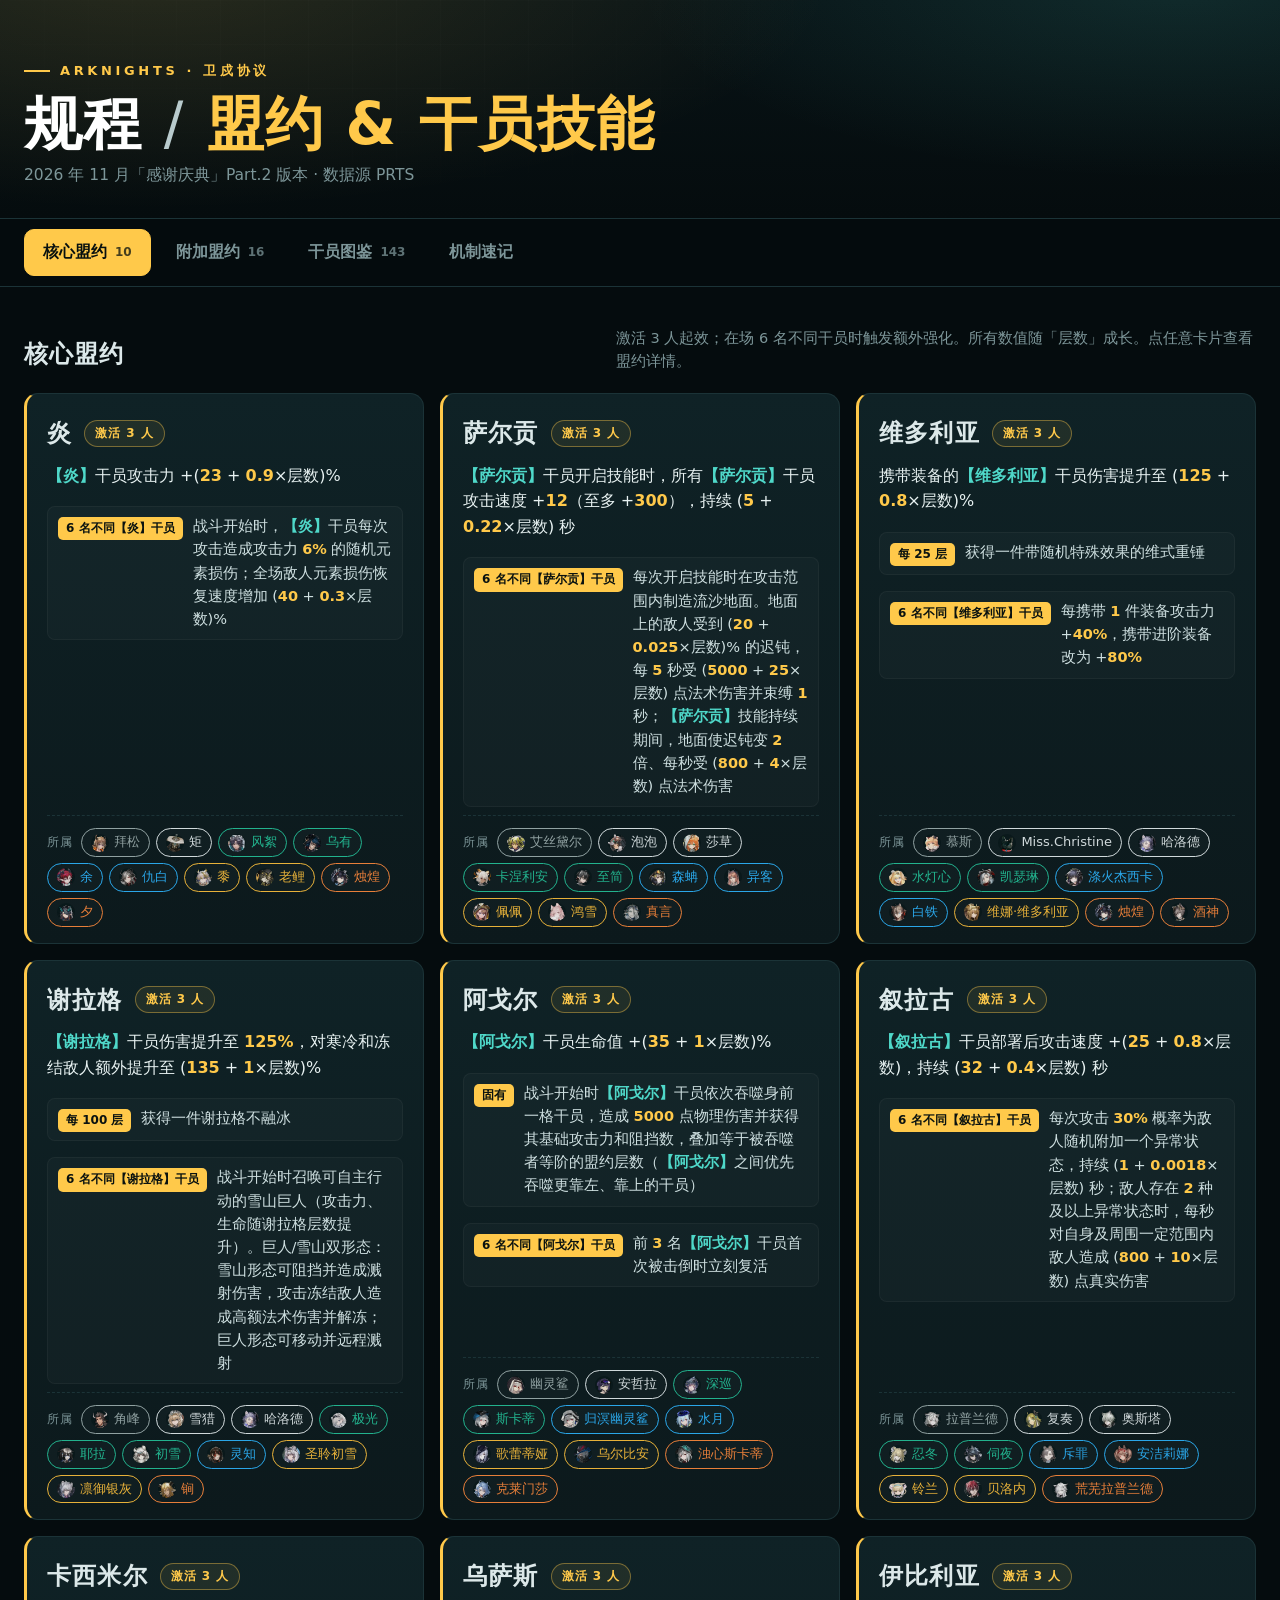
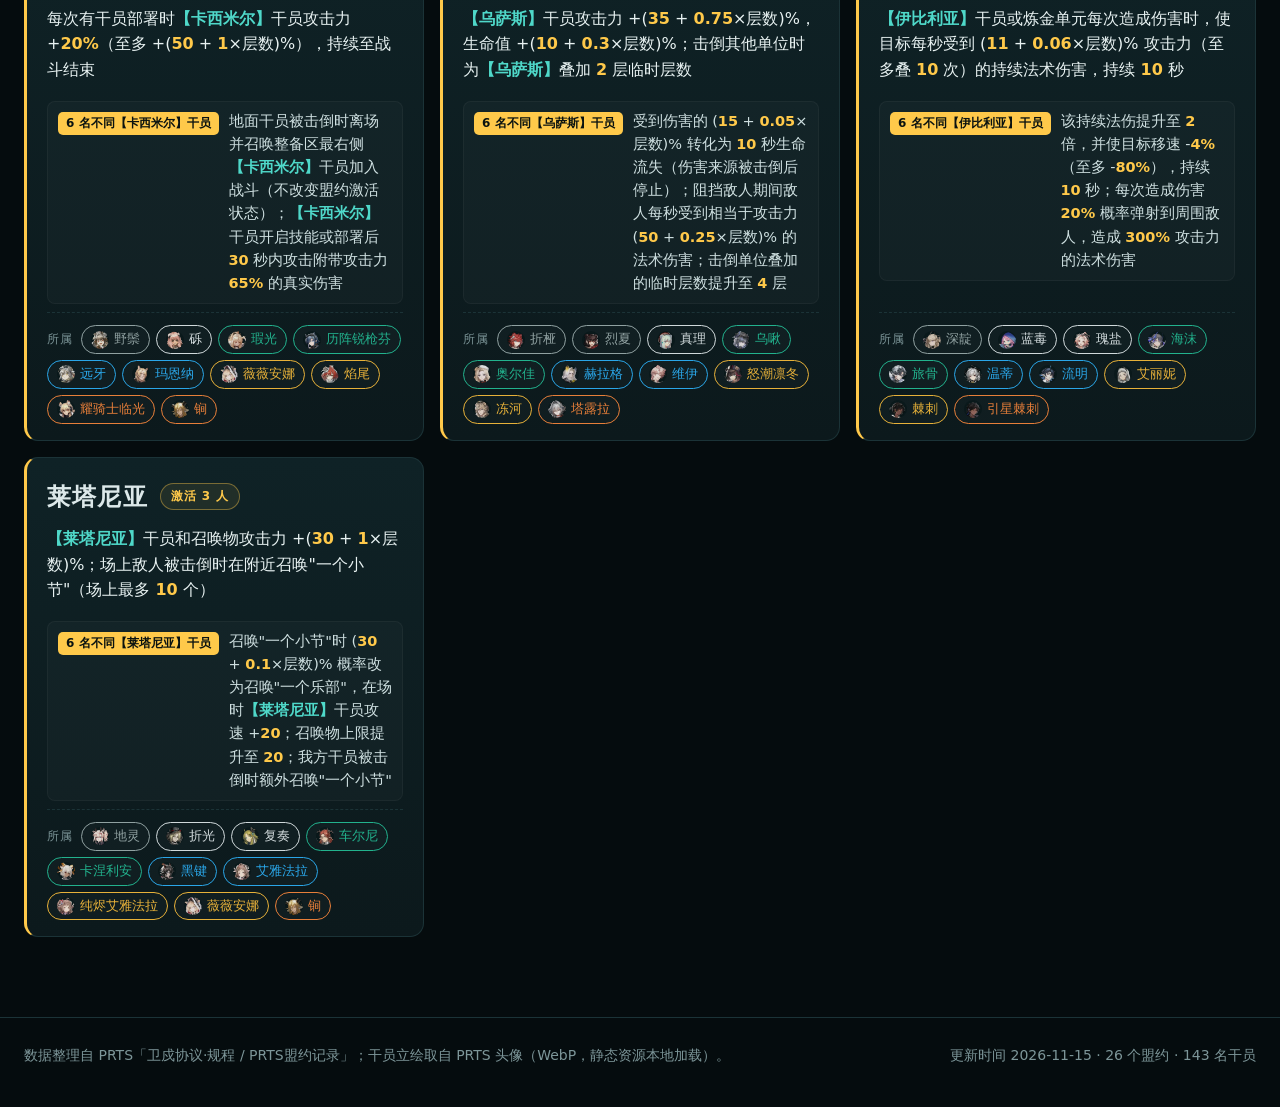
<file: index.html>
<!DOCTYPE html>
<html lang="zh-CN">
<head>
<meta charset="utf-8">
<meta name="viewport" content="width=device-width,initial-scale=1">
<title>核心盟约 · 卫戍协议·规程</title>
<meta name="description" content="明日方舟「卫戍协议·规程」26 个盟约与 143 名干员：核心盟约效果、6 人强化与所属干员。">
<link rel="stylesheet" href="assets/style.css">
</head>
<body data-page="core">

<header class="hero">
  <div class="wrap">
    <div class="kicker">ARKNIGHTS · 卫戍协议</div>
    <h1><a class="home" href="index.html">规程 <span class="thin">/</span> <span class="gold">盟约 &amp; 干员技能</span></a></h1>
    <p class="sub">2026 年 11 月「感谢庆典」Part.2 版本 · 数据源 PRTS</p>
  </div>
</header>

<nav class="tabs"><div class="wrap" id="tabs">
  <a class="tab" data-page="core" href="index.html">核心盟约 <span class="n" id="n-core"></span></a>
  <a class="tab" data-page="extra" href="extra.html">附加盟约 <span class="n" id="n-extra"></span></a>
  <a class="tab" data-page="ops" href="ops.html">干员图鉴 <span class="n" id="n-ops"></span></a>
  <a class="tab" data-page="notes" href="notes.html">机制速记</a>
</div></nav>

<main>
<section id="view-core">
    <div class="sec-head">
      <h2>核心盟约</h2>
      <p>激活 3 人起效；在场 6 名不同干员时触发额外强化。所有数值随「层数」成长。点任意卡片查看盟约详情。</p>
    </div>
    <div class="grid" id="coreGrid"></div>
  </section>
</main>
<footer>
  <div class="wrap">
    <span>数据整理自 PRTS「卫戍协议·规程 / PRTS盟约记录」；干员立绘取自 PRTS 头像（WebP，静态资源本地加载）。</span>
    <span>更新时间 2026-11-15 · 26 个盟约 · 143 名干员</span>
  </div>
</footer>
<script src="assets/data.js"></script>
<script src="assets/app.js"></script>
</body>
</html>
</file>
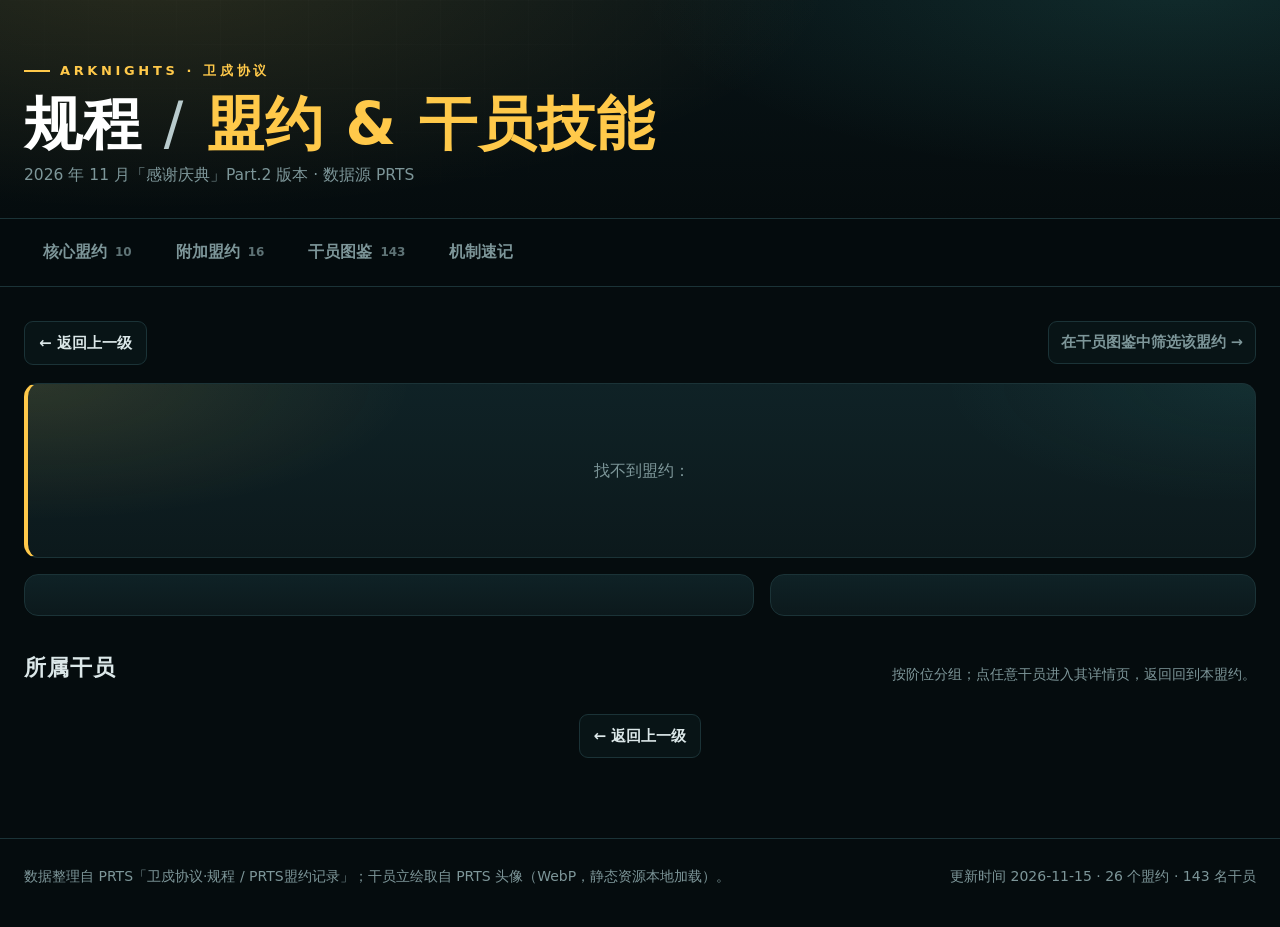
<file: cov.html>
<!DOCTYPE html>
<html lang="zh-CN">
<head>
<meta charset="utf-8">
<meta name="viewport" content="width=device-width,initial-scale=1">
<title>盟约详情 · 卫戍协议·规程</title>
<meta name="description" content="卫戍协议·规程 盟约详情：效果全文、激活人数与按阶位分组的所属干员。">
<link rel="stylesheet" href="assets/style.css">
</head>
<body data-page="cov">

<header class="hero">
  <div class="wrap">
    <div class="kicker">ARKNIGHTS · 卫戍协议</div>
    <h1><a class="home" href="index.html">规程 <span class="thin">/</span> <span class="gold">盟约 &amp; 干员技能</span></a></h1>
    <p class="sub">2026 年 11 月「感谢庆典」Part.2 版本 · 数据源 PRTS</p>
  </div>
</header>

<nav class="tabs"><div class="wrap" id="tabs">
  <a class="tab" data-page="core" href="index.html">核心盟约 <span class="n" id="n-core"></span></a>
  <a class="tab" data-page="extra" href="extra.html">附加盟约 <span class="n" id="n-extra"></span></a>
  <a class="tab" data-page="ops" href="ops.html">干员图鉴 <span class="n" id="n-ops"></span></a>
  <a class="tab" data-page="notes" href="notes.html">机制速记</a>
</div></nav>

<main>
<section id="view-cov">
    <div class="dbar">
      <button class="back" id="cback" type="button">← 返回上一级</button>
      <button class="dbtn" id="cfilter" type="button">在干员图鉴中筛选该盟约 →</button>
    </div>
    <div class="chead" id="chead"></div>
    <div class="dcols">
      <article class="dcard" id="ceffects"></article>
      <article class="dcard dmeta" id="cinfo"></article>
    </div>
    <div class="dsec-head">
      <h2>所属干员</h2>
      <p>按阶位分组；点任意干员进入其详情页，返回回到本盟约。</p>
    </div>
    <div id="cmembers"></div>
    <div class="dback2"><button class="back" id="cback2" type="button">← 返回上一级</button></div>
  </section>
</main>
<footer>
  <div class="wrap">
    <span>数据整理自 PRTS「卫戍协议·规程 / PRTS盟约记录」；干员立绘取自 PRTS 头像（WebP，静态资源本地加载）。</span>
    <span>更新时间 2026-11-15 · 26 个盟约 · 143 名干员</span>
  </div>
</footer>
<script src="assets/data.js"></script>
<script src="assets/app.js"></script>
</body>
</html>
</file>
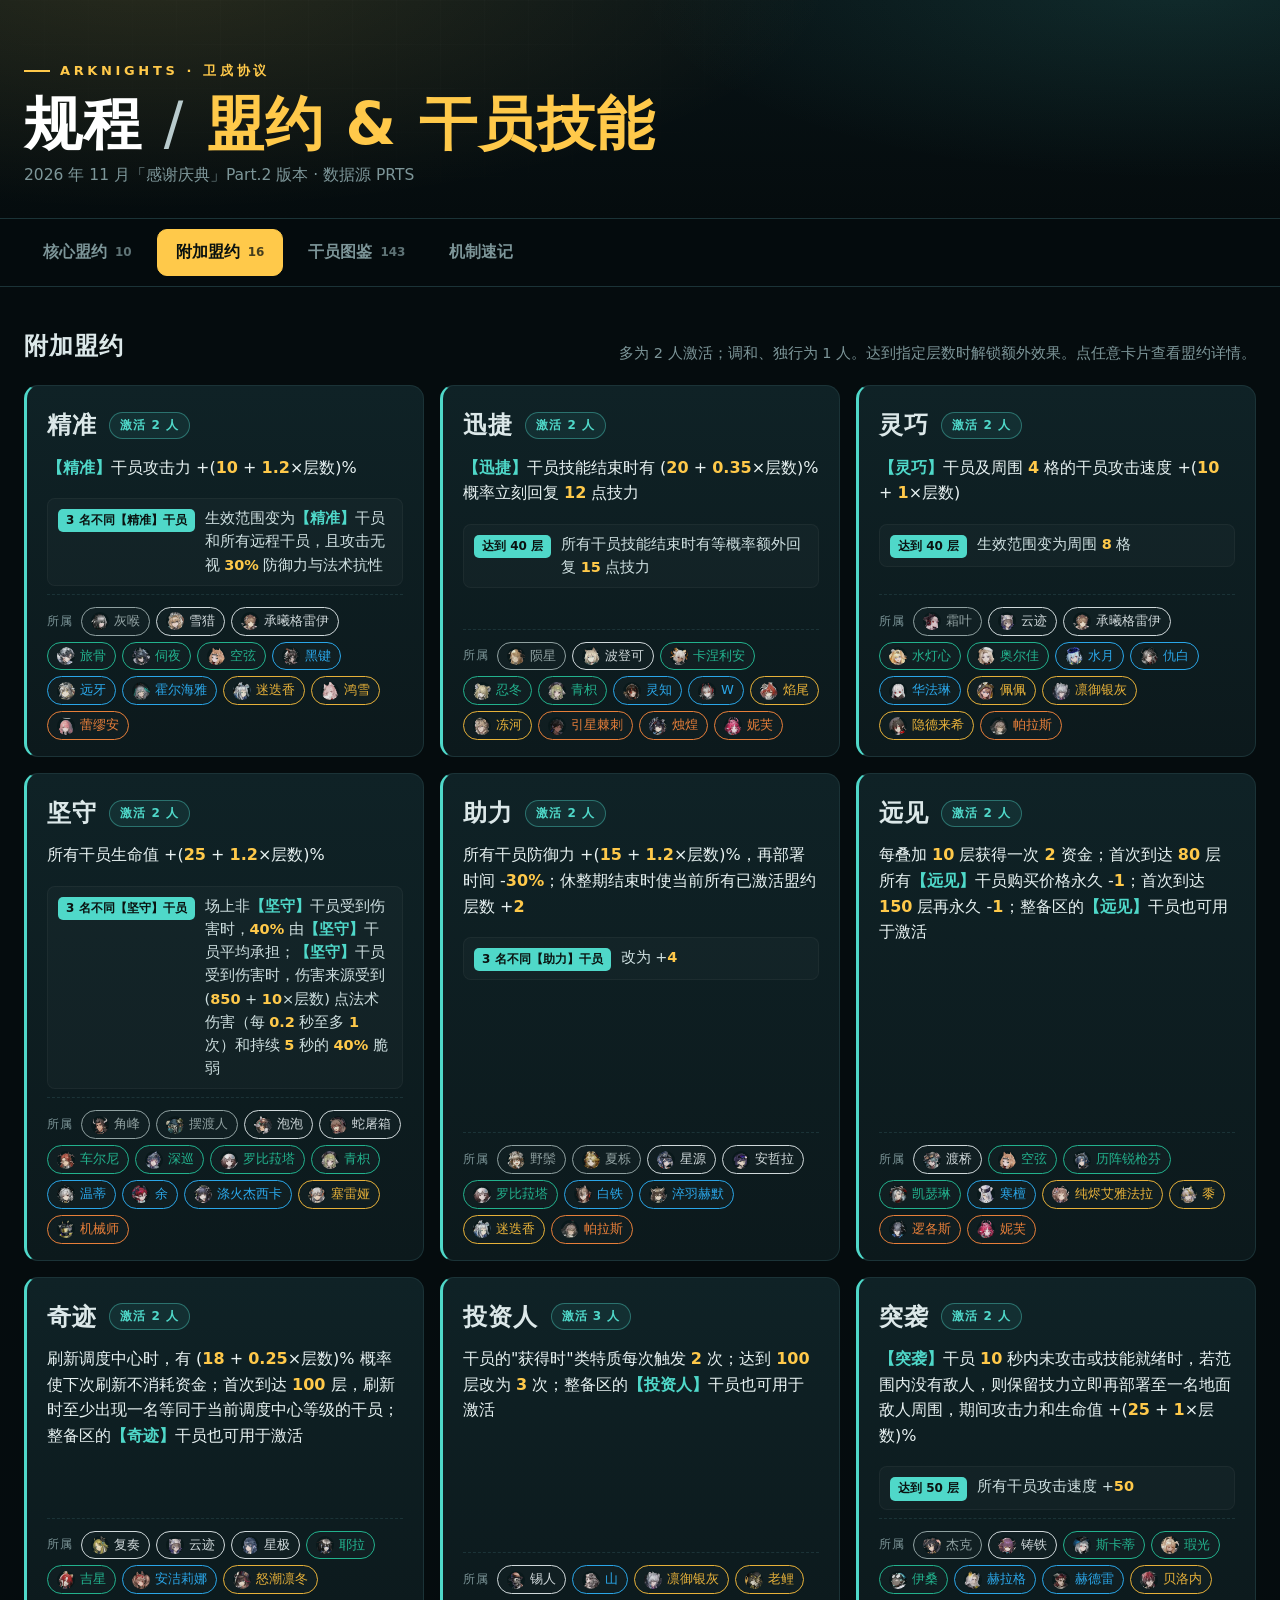
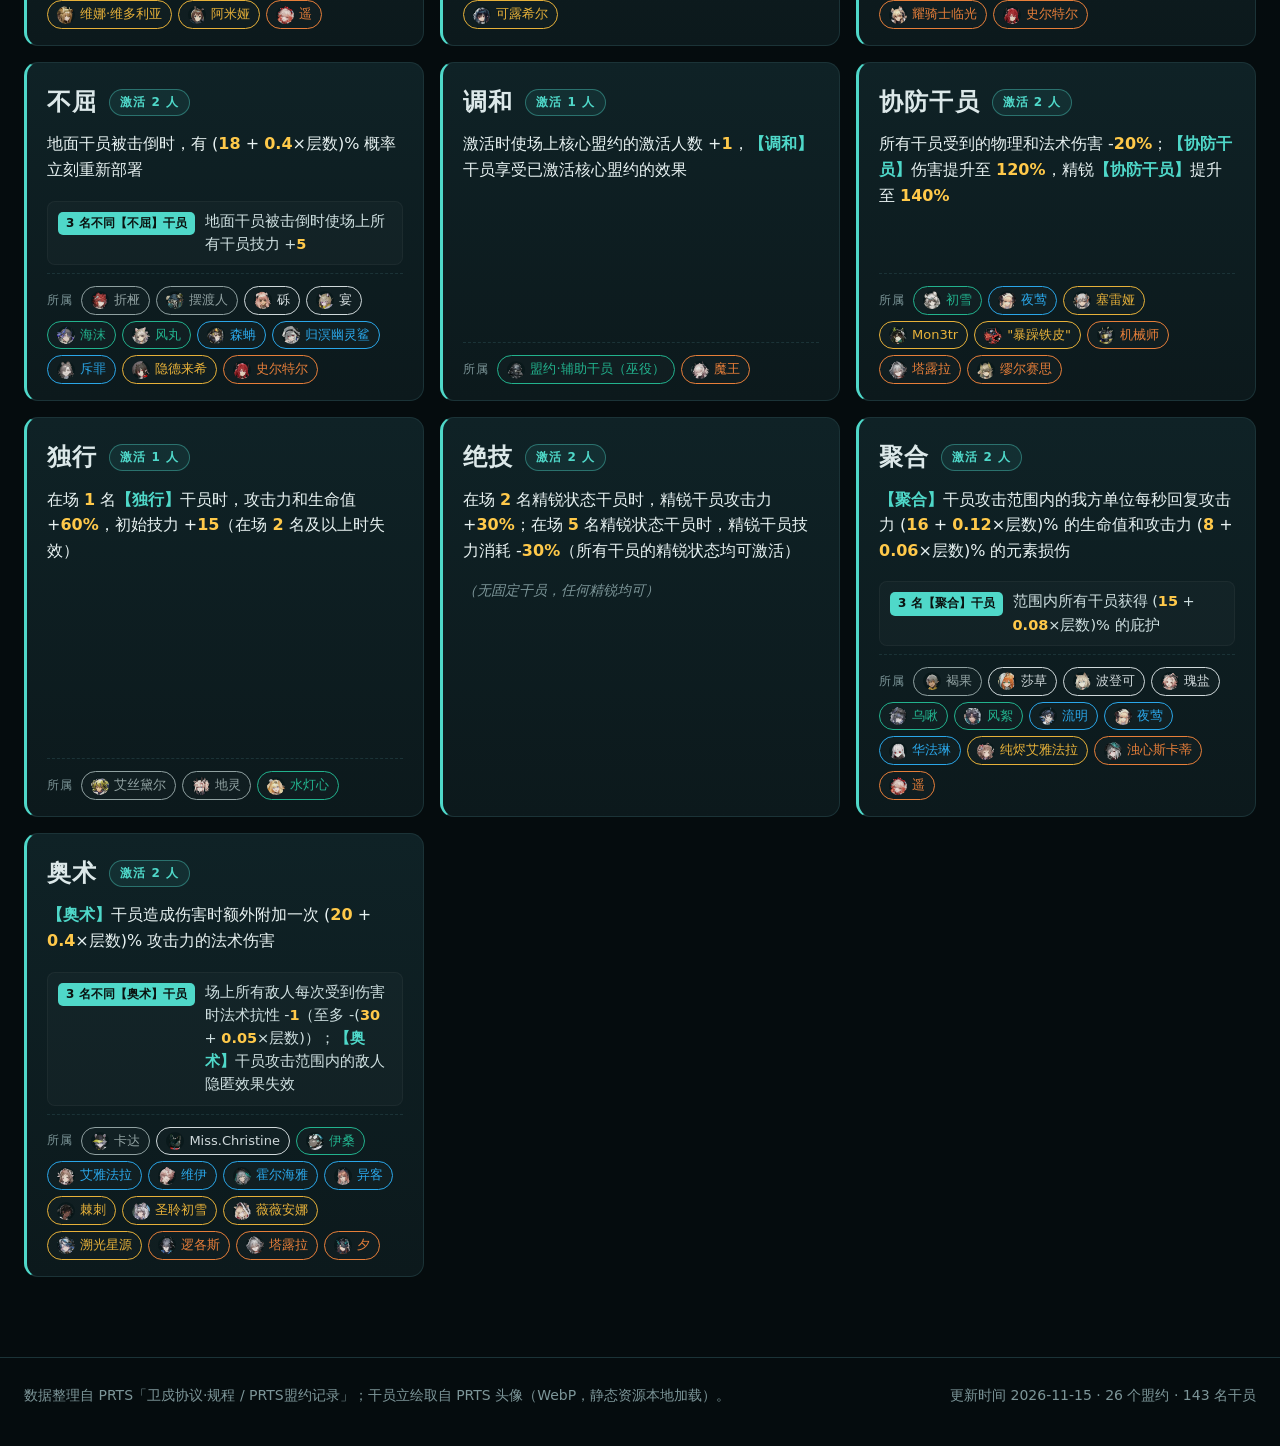
<file: extra.html>
<!DOCTYPE html>
<html lang="zh-CN">
<head>
<meta charset="utf-8">
<meta name="viewport" content="width=device-width,initial-scale=1">
<title>附加盟约 · 卫戍协议·规程</title>
<meta name="description" content="卫戍协议·规程 16 个附加盟约：效果、激活人数与所属干员。">
<link rel="stylesheet" href="assets/style.css">
</head>
<body data-page="extra">

<header class="hero">
  <div class="wrap">
    <div class="kicker">ARKNIGHTS · 卫戍协议</div>
    <h1><a class="home" href="index.html">规程 <span class="thin">/</span> <span class="gold">盟约 &amp; 干员技能</span></a></h1>
    <p class="sub">2026 年 11 月「感谢庆典」Part.2 版本 · 数据源 PRTS</p>
  </div>
</header>

<nav class="tabs"><div class="wrap" id="tabs">
  <a class="tab" data-page="core" href="index.html">核心盟约 <span class="n" id="n-core"></span></a>
  <a class="tab" data-page="extra" href="extra.html">附加盟约 <span class="n" id="n-extra"></span></a>
  <a class="tab" data-page="ops" href="ops.html">干员图鉴 <span class="n" id="n-ops"></span></a>
  <a class="tab" data-page="notes" href="notes.html">机制速记</a>
</div></nav>

<main>
<section id="view-extra">
    <div class="sec-head">
      <h2>附加盟约</h2>
      <p>多为 2 人激活；调和、独行为 1 人。达到指定层数时解锁额外效果。点任意卡片查看盟约详情。</p>
    </div>
    <div class="grid" id="extraGrid"></div>
  </section>
</main>
<footer>
  <div class="wrap">
    <span>数据整理自 PRTS「卫戍协议·规程 / PRTS盟约记录」；干员立绘取自 PRTS 头像（WebP，静态资源本地加载）。</span>
    <span>更新时间 2026-11-15 · 26 个盟约 · 143 名干员</span>
  </div>
</footer>
<script src="assets/data.js"></script>
<script src="assets/app.js"></script>
</body>
</html>
</file>
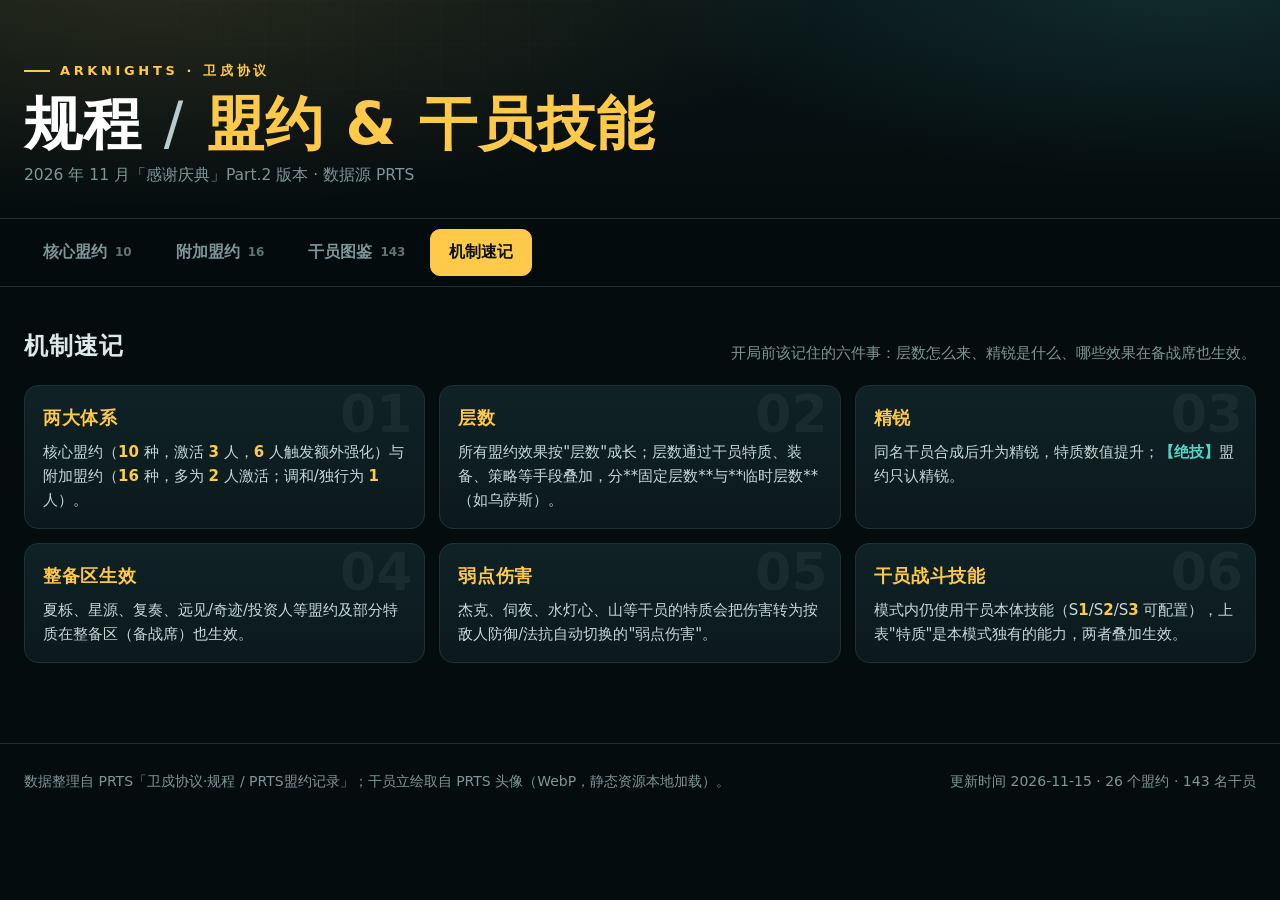
<file: notes.html>
<!DOCTYPE html>
<html lang="zh-CN">
<head>
<meta charset="utf-8">
<meta name="viewport" content="width=device-width,initial-scale=1">
<title>机制速记 · 卫戍协议·规程</title>
<meta name="description" content="卫戍协议·规程 机制速查要点。">
<link rel="stylesheet" href="assets/style.css">
</head>
<body data-page="notes">

<header class="hero">
  <div class="wrap">
    <div class="kicker">ARKNIGHTS · 卫戍协议</div>
    <h1><a class="home" href="index.html">规程 <span class="thin">/</span> <span class="gold">盟约 &amp; 干员技能</span></a></h1>
    <p class="sub">2026 年 11 月「感谢庆典」Part.2 版本 · 数据源 PRTS</p>
  </div>
</header>

<nav class="tabs"><div class="wrap" id="tabs">
  <a class="tab" data-page="core" href="index.html">核心盟约 <span class="n" id="n-core"></span></a>
  <a class="tab" data-page="extra" href="extra.html">附加盟约 <span class="n" id="n-extra"></span></a>
  <a class="tab" data-page="ops" href="ops.html">干员图鉴 <span class="n" id="n-ops"></span></a>
  <a class="tab" data-page="notes" href="notes.html">机制速记</a>
</div></nav>

<main>
<section id="view-notes">
    <div class="sec-head">
      <h2>机制速记</h2>
      <p>开局前该记住的六件事：层数怎么来、精锐是什么、哪些效果在备战席也生效。</p>
    </div>
    <div class="notes" id="notesGrid"></div>
  </section>
</main>
<footer>
  <div class="wrap">
    <span>数据整理自 PRTS「卫戍协议·规程 / PRTS盟约记录」；干员立绘取自 PRTS 头像（WebP，静态资源本地加载）。</span>
    <span>更新时间 2026-11-15 · 26 个盟约 · 143 名干员</span>
  </div>
</footer>
<script src="assets/data.js"></script>
<script src="assets/app.js"></script>
</body>
</html>
</file>
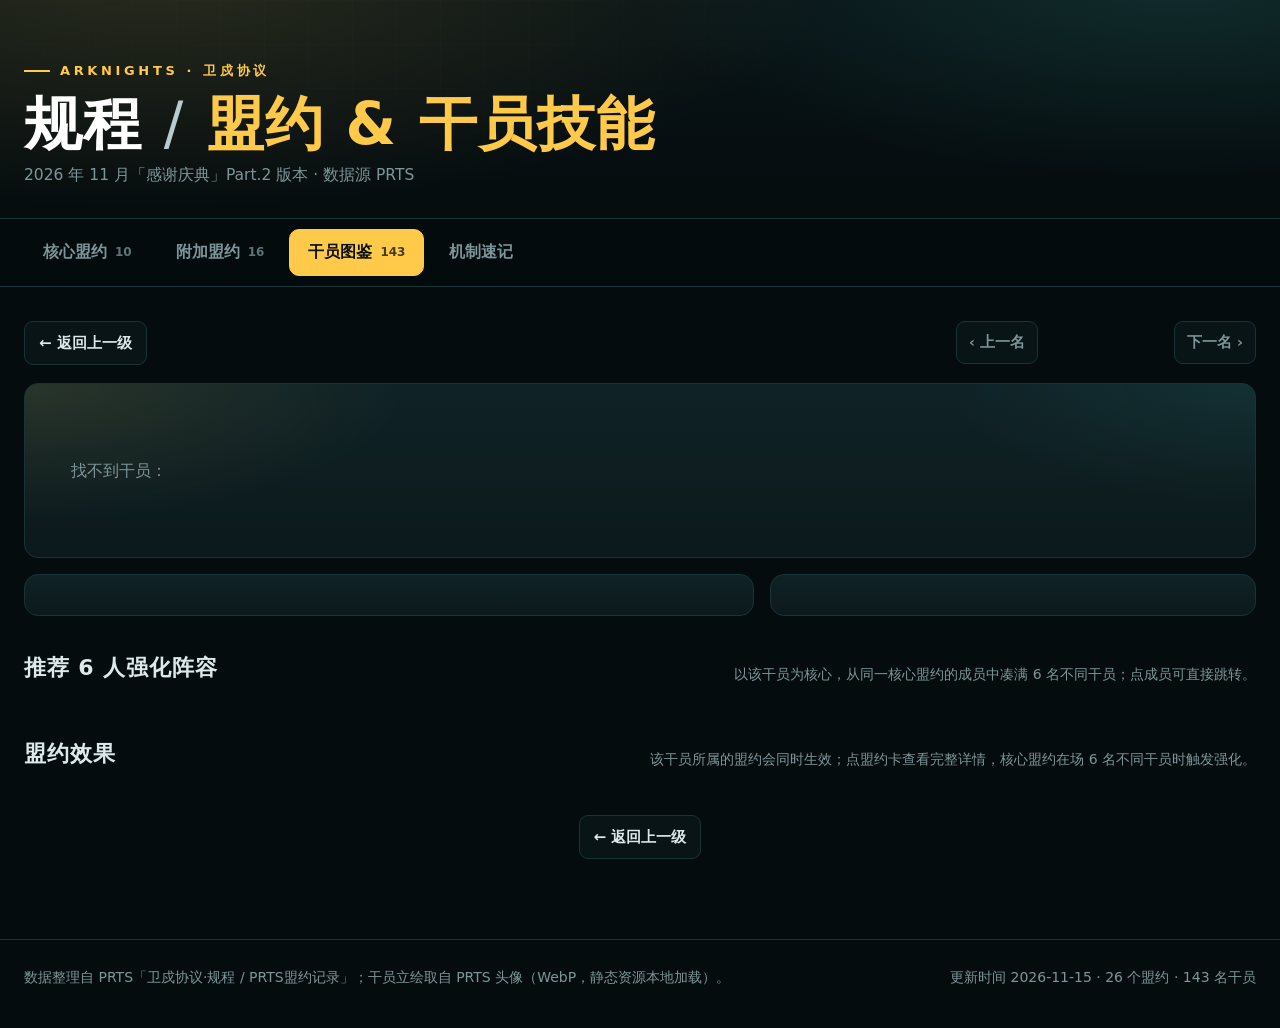
<file: op.html>
<!DOCTYPE html>
<html lang="zh-CN">
<head>
<meta charset="utf-8">
<meta name="viewport" content="width=device-width,initial-scale=1">
<title>干员详情 · 卫戍协议·规程</title>
<meta name="description" content="干员模式特质、普通/精锐分档、触发时机、推荐 6 人强化阵容与所属盟约效果。">
<link rel="stylesheet" href="assets/style.css">
</head>
<body data-page="op">

<header class="hero">
  <div class="wrap">
    <div class="kicker">ARKNIGHTS · 卫戍协议</div>
    <h1><a class="home" href="index.html">规程 <span class="thin">/</span> <span class="gold">盟约 &amp; 干员技能</span></a></h1>
    <p class="sub">2026 年 11 月「感谢庆典」Part.2 版本 · 数据源 PRTS</p>
  </div>
</header>

<nav class="tabs"><div class="wrap" id="tabs">
  <a class="tab" data-page="core" href="index.html">核心盟约 <span class="n" id="n-core"></span></a>
  <a class="tab" data-page="extra" href="extra.html">附加盟约 <span class="n" id="n-extra"></span></a>
  <a class="tab" data-page="ops" href="ops.html">干员图鉴 <span class="n" id="n-ops"></span></a>
  <a class="tab" data-page="notes" href="notes.html">机制速记</a>
</div></nav>

<main>
<section id="view-detail">
    <div class="dbar">
      <button class="back" id="dback" type="button">← 返回上一级</button>
      <div class="dnav">
        <button class="dbtn" id="dprev" type="button">‹ 上一名</button>
        <span class="dpos" id="dpos"></span>
        <button class="dbtn" id="dnext" type="button">下一名 ›</button>
      </div>
    </div>
    <div class="dhead" id="dhead"></div>
    <div class="dcols">
      <article class="dcard" id="dtrait"></article>
      <article class="dcard dmeta" id="dmeta"></article>
    </div>
    <div class="dsec-head">
      <h2>推荐 6 人强化阵容</h2>
      <p>以该干员为核心，从同一核心盟约的成员中凑满 6 名不同干员；点成员可直接跳转。</p>
    </div>
    <div class="lineup-wrap" id="dlineup"></div>
    <div class="dsec-head">
      <h2>盟约效果</h2>
      <p>该干员所属的盟约会同时生效；点盟约卡查看完整详情，核心盟约在场 6 名不同干员时触发强化。</p>
    </div>
    <div class="grid" id="dcovs"></div>
    <div class="dback2"><button class="back" id="dback2" type="button">← 返回上一级</button></div>
  </section>
</main>
<footer>
  <div class="wrap">
    <span>数据整理自 PRTS「卫戍协议·规程 / PRTS盟约记录」；干员立绘取自 PRTS 头像（WebP，静态资源本地加载）。</span>
    <span>更新时间 2026-11-15 · 26 个盟约 · 143 名干员</span>
  </div>
</footer>
<script src="assets/data.js"></script>
<script src="assets/app.js"></script>
</body>
</html>
</file>
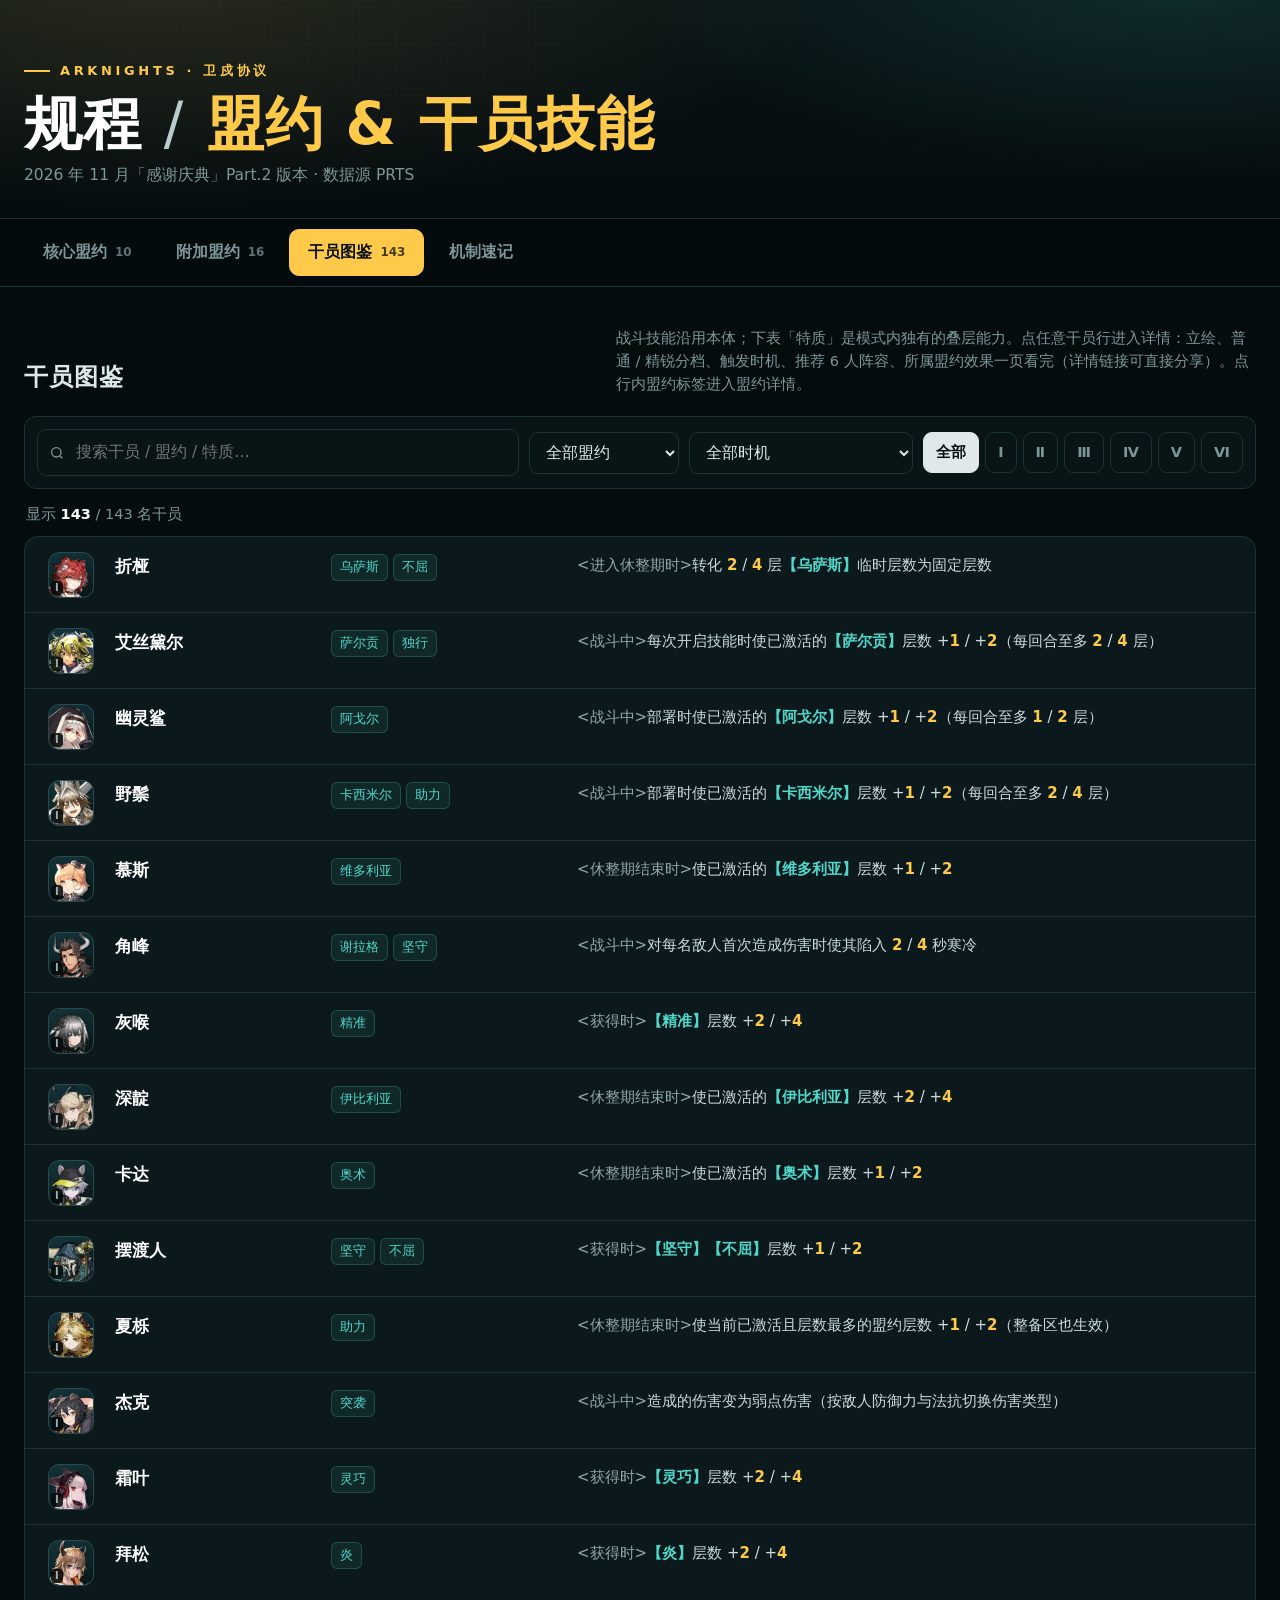
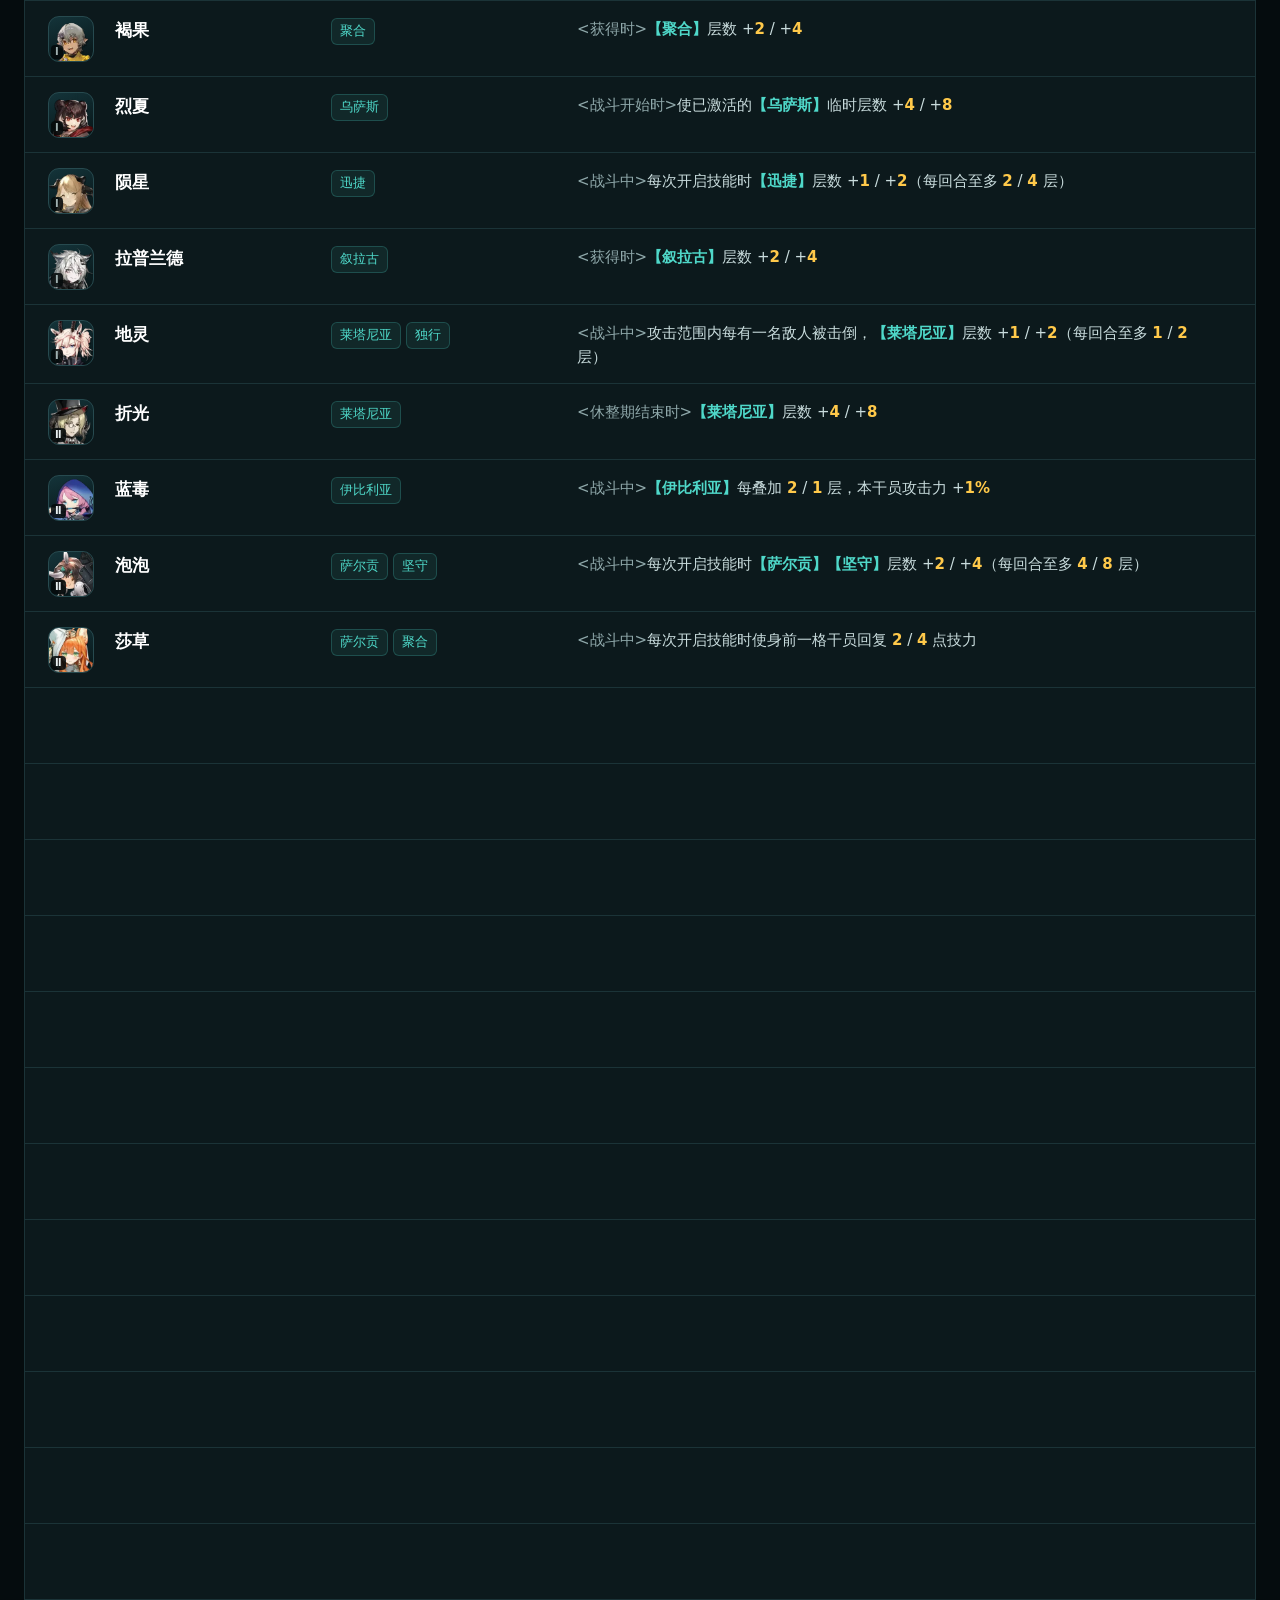
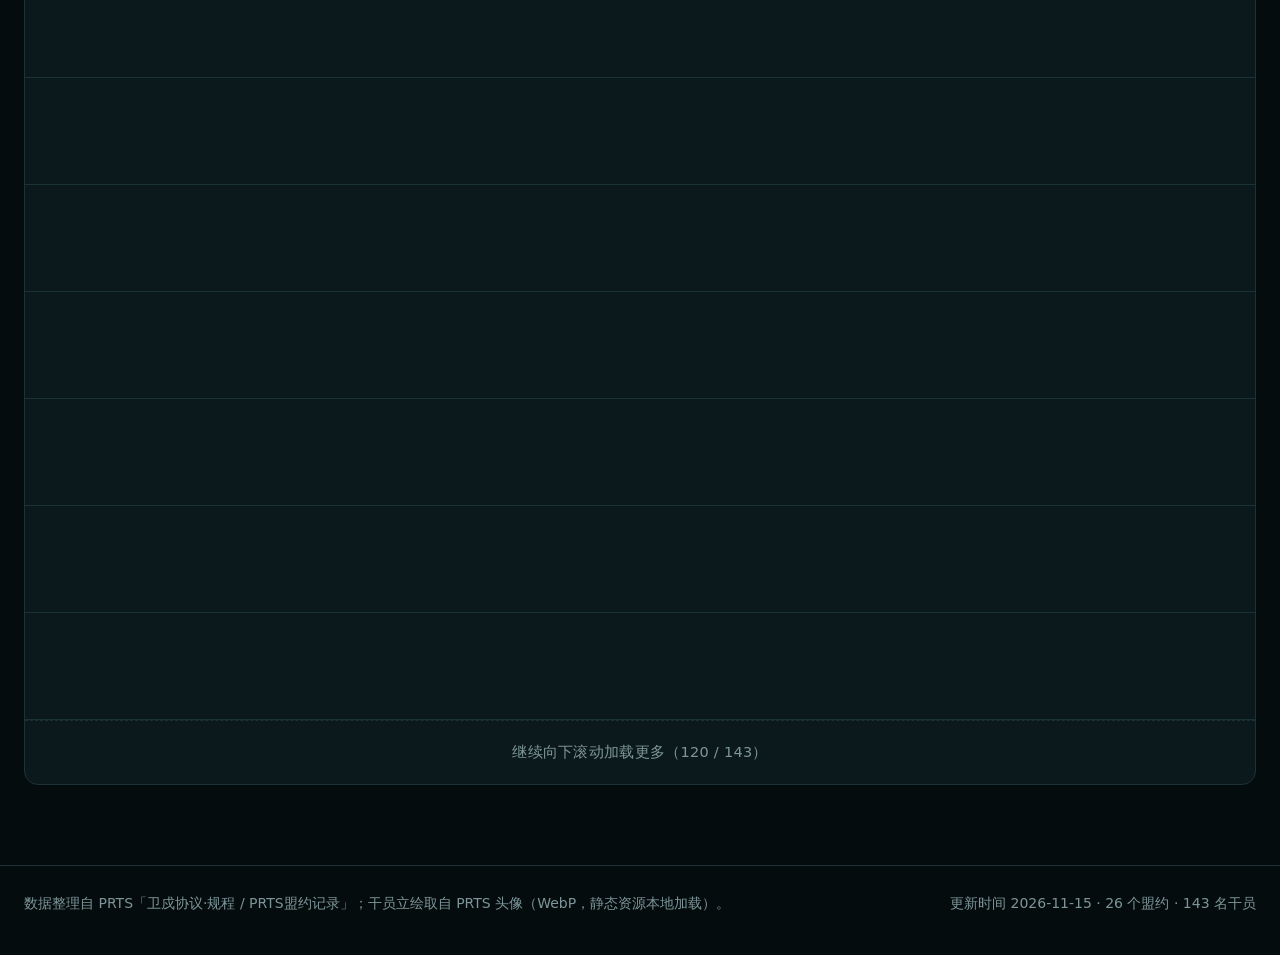
<file: ops.html>
<!DOCTYPE html>
<html lang="zh-CN">
<head>
<meta charset="utf-8">
<meta name="viewport" content="width=device-width,initial-scale=1">
<title>干员图鉴 · 卫戍协议·规程</title>
<meta name="description" content="143 名干员分阶列表：盟约、普通/精锐特质，支持按盟约、触发时机、阶位筛选。">
<link rel="stylesheet" href="assets/style.css">
</head>
<body data-page="ops">

<header class="hero">
  <div class="wrap">
    <div class="kicker">ARKNIGHTS · 卫戍协议</div>
    <h1><a class="home" href="index.html">规程 <span class="thin">/</span> <span class="gold">盟约 &amp; 干员技能</span></a></h1>
    <p class="sub">2026 年 11 月「感谢庆典」Part.2 版本 · 数据源 PRTS</p>
  </div>
</header>

<nav class="tabs"><div class="wrap" id="tabs">
  <a class="tab" data-page="core" href="index.html">核心盟约 <span class="n" id="n-core"></span></a>
  <a class="tab" data-page="extra" href="extra.html">附加盟约 <span class="n" id="n-extra"></span></a>
  <a class="tab" data-page="ops" href="ops.html">干员图鉴 <span class="n" id="n-ops"></span></a>
  <a class="tab" data-page="notes" href="notes.html">机制速记</a>
</div></nav>

<main>
<section id="view-ops">
    <div class="sec-head">
      <h2>干员图鉴</h2>
      <p>战斗技能沿用本体；下表「特质」是模式内独有的叠层能力。点任意干员行进入详情：立绘、普通 / 精锐分档、触发时机、推荐 6 人阵容、所属盟约效果一页看完（详情链接可直接分享）。点行内盟约标签进入盟约详情。</p>
    </div>
    <div class="toolbar">
      <label class="search">
        <svg viewBox="0 0 24 24" fill="none" stroke="currentColor" stroke-width="2"><circle cx="11" cy="11" r="7"/><path d="m20 20-3.5-3.5"/></svg>
        <input id="q" type="search" placeholder="搜索干员 / 盟约 / 特质…" autocomplete="off">
      </label>
      <select id="covSel"><option value="">全部盟约</option></select>
      <select id="tagSel" title="按触发时机筛选"><option value="">全部时机</option></select>
      <div class="tiers" id="tiers">
        <button class="tbtn active" data-tier="">全部</button>
        <button class="tbtn" data-tier="1">Ⅰ</button>
        <button class="tbtn" data-tier="2">Ⅱ</button>
        <button class="tbtn" data-tier="3">Ⅲ</button>
        <button class="tbtn" data-tier="4">Ⅳ</button>
        <button class="tbtn" data-tier="5">Ⅴ</button>
        <button class="tbtn" data-tier="6">Ⅵ</button>
      </div>
      <button class="reset" id="reset" hidden>重置筛选</button>
    </div>
    <p class="count" id="count"></p>
    <div class="oplist" id="oplist"></div>
  </section>
</main>
<footer>
  <div class="wrap">
    <span>数据整理自 PRTS「卫戍协议·规程 / PRTS盟约记录」；干员立绘取自 PRTS 头像（WebP，静态资源本地加载）。</span>
    <span>更新时间 2026-11-15 · 26 个盟约 · 143 名干员</span>
  </div>
</footer>
<script src="assets/data.js"></script>
<script src="assets/app.js"></script>
</body>
</html>
</file>
<file: assets/style.css>
:root{
    --bg:#050c0e; --panel:#0c191c; --panel2:#0f2226; --line:#1b3337; --line2:#274a4f;
    --txt:#dce8e9; --dim:#7d9699; --gold:#ffc94a; --teal:#4fd8c9;
    --t1:#9fb0b0; --t2:#e6eef0; --t3:#25c39a; --t4:#2eb6ff; --t5:#ffc23d; --t6:#ff8a3d;
    --r:14px;
  }
  *{box-sizing:border-box}
  html{scroll-behavior:smooth}
  body{
    margin:0; background:var(--bg); color:var(--txt);
    font-family:"Noto Sans SC","PingFang SC","Microsoft YaHei","HarmonyOS Sans SC",system-ui,-apple-system,sans-serif;
    -webkit-font-smoothing:antialiased; line-height:1.6;
  }
  ::selection{background:rgba(255,201,74,.28)}
  a{color:var(--teal)}

  /* ---------- hero ---------- */
  .hero{
    position:relative; padding:54px 24px 0; overflow:hidden;
    background:
      radial-gradient(1100px 380px at 12% -12%, rgba(255,201,74,.13), transparent 62%),
      radial-gradient(900px 320px at 92% -6%, rgba(79,216,201,.12), transparent 60%),
      linear-gradient(180deg,#081316 0%, #050c0e 100%);
    border-bottom:1px solid var(--line);
  }
  .hero::after{
    content:""; position:absolute; inset:0; pointer-events:none; opacity:.35;
    background-image:linear-gradient(rgba(255,255,255,.03) 1px,transparent 1px),linear-gradient(90deg,rgba(255,255,255,.03) 1px,transparent 1px);
    background-size:44px 44px;
    mask-image:radial-gradient(700px 300px at 30% 0%,#000 20%,transparent 80%);
  }
  .wrap{max-width:1280px; margin:0 auto}
  .kicker{
    display:inline-flex; align-items:center; gap:10px; font-size:13px; letter-spacing:.28em;
    color:var(--gold); text-transform:uppercase; font-weight:700;
  }
  .kicker::before{content:""; width:26px; height:2px; background:var(--gold); display:block}
  h1{
    margin:12px 0 6px; font-size:clamp(32px,5.4vw,58px); line-height:1.1;
    letter-spacing:.02em; font-weight:800; color:#fff;
  }
  h1 .thin{font-weight:300; color:#b9cbcd;}
  h1 .gold{color:var(--gold)}
  h1 .l2{display:block; font-size:.56em; margin-top:10px; letter-spacing:.05em}
  .sub{color:var(--dim); font-size:15.5px; margin:0 0 30px}
  .stats{display:flex; flex-wrap:wrap; gap:10px; margin-bottom:28px}
  .stat{
    display:flex; align-items:baseline; gap:8px; padding:8px 14px; border:1px solid var(--line);
    background:rgba(255,255,255,.02); border-radius:999px; font-size:14.5px; color:var(--dim);
  }
  .stat b{font-size:20px; color:#fff; font-weight:800}
  .stat.gold b{color:var(--gold)} .stat.teal b{color:var(--teal)}

  /* ---------- tabs ---------- */
  .tabs{
    position:sticky; top:0; z-index:40;
    display:flex; gap:6px; padding:10px 24px;
    background:rgba(5,12,14,.9); backdrop-filter:blur(14px);
    border-bottom:1px solid var(--line);
  }
  .tabs .wrap{display:flex; gap:6px; width:100%; overflow-x:auto; scrollbar-width:none}
  .tabs .wrap::-webkit-scrollbar{display:none}
  .tab{
    appearance:none; border:1px solid transparent; background:transparent; color:var(--dim);
    padding:10px 18px; border-radius:10px; cursor:pointer; font:inherit; font-size:15.5px; font-weight:600;
    display:inline-flex; align-items:center; gap:8px; transition:.18s; white-space:nowrap; flex:0 0 auto;
  }
  .tab:hover{color:#fff; background:rgba(255,255,255,.04)}
  .tab.active{color:#08100f; background:var(--gold); border-color:var(--gold)}
  .tab .n{font-size:12px; opacity:.75; font-weight:700}

  /* ---------- layout ---------- */
  main{max-width:1280px; margin:0 auto; padding:34px 24px 80px}
  section[hidden]{display:none}
  .sec-head{display:flex; align-items:flex-end; justify-content:space-between; gap:20px; margin:6px 0 20px; flex-wrap:wrap}
  .sec-head h2{margin:0; font-size:24px; letter-spacing:.04em}
  .sec-head p{margin:0; color:var(--dim); font-size:14.5px; max-width:640px}
  .grid{display:grid; grid-template-columns:repeat(auto-fill,minmax(380px,1fr)); gap:16px}

  /* ---------- covenant card ---------- */
  .cov{
    position:relative; background:linear-gradient(180deg,var(--panel2),var(--panel));
    border:1px solid var(--line); border-radius:var(--r); padding:20px 20px 16px;
    border-left:3px solid var(--gold); transition:.2s;
  }
  .cov.extra{border-left-color:var(--teal)}
  .cov:hover{transform:translateY(-2px); border-color:var(--line2); box-shadow:0 14px 34px rgba(0,0,0,.35)}
  .cov-head{display:flex; align-items:center; gap:12px; margin-bottom:10px}
  .cov-head h3{margin:0; font-size:24px; font-weight:800; letter-spacing:.05em}
  .act{
    font-size:12px; font-weight:700; letter-spacing:.08em; padding:3px 10px; border-radius:999px;
    color:var(--gold); border:1px solid rgba(255,201,74,.4); background:rgba(255,201,74,.08);
  }
  .cov.extra .act{color:var(--teal); border-color:rgba(79,216,201,.4); background:rgba(79,216,201,.08)}
  .eff{margin:0 0 10px; font-size:16px; color:#e8f2f2}
  .bonus{display:grid; grid-template-columns:auto 1fr; gap:10px; align-items:start; margin:8px 0; padding:8px 10px; border-radius:8px; background:rgba(255,255,255,.025); border:1px solid rgba(255,255,255,.04)}
  .bonus .lab{
    font-size:12px; font-weight:700; white-space:nowrap; color:#0a1210; background:var(--teal);
    padding:2px 8px; border-radius:5px; margin-top:2px;
  }
  .cov.core .bonus .lab{background:var(--gold)}
  .bonus p{margin:0; font-size:14.5px; color:#cfe0e1}
  .note{font-size:14px; color:var(--dim); font-style:italic; margin:6px 0 0}
  .members{display:flex; flex-wrap:wrap; gap:6px; margin-top:14px; padding-top:12px; border-top:1px dashed var(--line)}
  .mlabel{font-size:12px; color:var(--dim); letter-spacing:.1em; align-self:center; margin-right:2px}
  .chip{
    font-size:13px; padding:3px 9px; border-radius:999px; cursor:pointer; user-select:none;
    border:1px solid currentColor; background:rgba(255,255,255,.02); transition:.15s; opacity:.9;
  }
  .chip:hover{background:rgba(255,255,255,.09); opacity:1}

  /* ---------- operators ---------- */
  .toolbar{
    position:sticky; top:var(--tabh,64px); z-index:30; display:flex; flex-wrap:wrap; gap:10px; align-items:center;
    padding:12px; margin-bottom:14px; background:rgba(10,22,25,.9); backdrop-filter:blur(12px);
    border:1px solid var(--line); border-radius:12px;
  }
  .search{position:relative; flex:1 1 260px; min-width:220px}
  .search input{
    width:100%; padding:10px 14px 10px 38px; border-radius:9px; border:1px solid var(--line);
    background:#081416; color:var(--txt); font:inherit; font-size:15.5px; outline:none; transition:.15s;
  }
  .search input:focus{border-color:var(--teal); box-shadow:0 0 0 3px rgba(79,216,201,.12)}
  .search svg{position:absolute; left:12px; top:50%; transform:translateY(-50%); width:16px; height:16px; color:var(--dim)}
  select{
    padding:10px 12px; border-radius:9px; border:1px solid var(--line); background:#081416; color:var(--txt);
    font:inherit; font-size:15.5px; outline:none; cursor:pointer; min-width:150px;
  }
  select:focus{border-color:var(--teal)}
  .tiers{display:flex; gap:6px; flex-wrap:wrap}
  .tbtn{
    border:1px solid var(--line); background:#081416; color:var(--dim); padding:8px 12px; border-radius:9px;
    cursor:pointer; font:inherit; font-size:14.5px; font-weight:700; transition:.15s;
  }
  .tbtn:hover{color:#fff; border-color:var(--line2)}
  .tbtn.active{color:#06100f; background:#dfe9ea; border-color:#dfe9ea}
  .reset{
    border:1px solid rgba(255,201,74,.4); background:rgba(255,201,74,.08); color:var(--gold);
    padding:9px 12px; border-radius:9px; cursor:pointer; font:inherit; font-size:14.5px; font-weight:700;
  }
  .reset[hidden]{display:none}
  .count{color:var(--dim); font-size:14.5px; margin:0 0 10px 2px}
  .count b{color:#fff}

  .oplist{border:1px solid var(--line); border-radius:var(--r); overflow:hidden; background:var(--panel)}
  .op{
    display:grid; grid-template-columns:56px 200px 230px 1fr; gap:16px; align-items:start;
    padding:14px 18px; border-bottom:1px solid var(--line); transition:background .15s;
  }
  .op:last-child{border-bottom:0}
  .op:hover{background:rgba(79,216,201,.045)}
  .tier{
    width:44px; height:44px; border-radius:10px; display:grid; place-items:center;
    font-weight:800; font-size:20px; border:1px solid; background:rgba(255,255,255,.02);
  }
  .opname{display:flex; flex-direction:column; gap:3px; padding-top:2px}
  .opname .nm{font-weight:700; font-size:17px; color:#fff}
  .opname .proto{font-size:12px; color:var(--dim)}
  .covtags{display:flex; flex-wrap:wrap; gap:5px; padding-top:3px}
  .tag{
    font-size:13px; padding:2px 8px; border-radius:6px; cursor:pointer; color:var(--teal);
    background:rgba(79,216,201,.08); border:1px solid rgba(79,216,201,.22); transition:.15s; white-space:nowrap;
  }
  .tag:hover{background:rgba(79,216,201,.18)}
  .trait{margin:0; font-size:15px; color:#c9dcdd; padding-top:2px}
  .empty{padding:50px 20px; text-align:center; color:var(--dim)}
  .empty b{color:#fff}

  /* ---------- 干员行：可点击 ---------- */
  .op{cursor:pointer; position:relative; padding-right:44px}
  .op:hover .nm{color:var(--teal)}
  .op::after{
    content:"›"; position:absolute; right:20px; top:50%; transform:translateY(-50%);
    color:var(--teal); font-size:26.5px; line-height:1; opacity:0; transition:.15s; pointer-events:none;
  }
  .op:hover::after{opacity:.85; right:15px}
  .op:focus-visible{outline:2px solid var(--teal); outline-offset:-2px}

  /* ---------- 干员详情 ---------- */
  .dbar{display:flex; justify-content:space-between; align-items:center; gap:12px; margin-bottom:18px; flex-wrap:wrap}
  .back{
    display:inline-flex; align-items:center; gap:7px; padding:9px 14px; border-radius:9px;
    border:1px solid var(--line); background:#081416; color:var(--txt);
    font:inherit; font-size:15px; font-weight:700; cursor:pointer; transition:.15s;
  }
  .back:hover{border-color:var(--teal); color:var(--teal)}
  .dnav{display:flex; align-items:center; gap:8px}
  .dbtn{
    padding:9px 12px; border-radius:9px; border:1px solid var(--line); background:#081416;
    color:var(--dim); font:inherit; font-size:14.5px; cursor:pointer; transition:.15s; font-weight:600;
  }
  .dbtn:hover{color:#fff; border-color:var(--line2)}
  .dbtn[disabled]{opacity:.35; cursor:default}
  .dpos{font-size:14px; color:var(--dim); min-width:120px; text-align:center}

  .dhead{
    position:relative; overflow:hidden; display:flex; gap:22px; align-items:center;
    padding:24px 26px; border:1px solid var(--line); border-radius:var(--r);
    background:
      radial-gradient(620px 220px at 0% 0%, rgba(255,201,74,.11), transparent 62%),
      radial-gradient(520px 200px at 100% 0%, rgba(79,216,201,.08), transparent 60%),
      linear-gradient(180deg,var(--panel2),var(--panel));
  }
  .dhead h2{margin:0; font-size:clamp(26px,4vw,40px); font-weight:800; color:#fff; line-height:1.15; letter-spacing:.02em}
  .dhead .dsub{margin:5px 0 10px; color:var(--dim); font-size:14.5px}
  .dhead .covtags{gap:7px}
  .dhead .covtags .tag{font-size:14.5px; padding:3px 11px}
  .dhead .mark{
    position:absolute; right:12px; bottom:-30px; font-size:130px; font-weight:800; line-height:1;
    color:rgba(255,255,255,.035); pointer-events:none; letter-spacing:-.05em;
  }

  .dcols{display:grid; grid-template-columns:1.5fr 1fr; gap:16px; margin-top:16px}
  .dcard{
    border:1px solid var(--line); border-radius:var(--r); padding:20px;
    background:linear-gradient(180deg,var(--panel2),var(--panel));
  }
  .dcard>h3{margin:0 0 10px; font-size:12.5px; letter-spacing:.24em; color:var(--gold); font-weight:800}
  .dblock+.dblock{margin-top:16px; padding-top:16px; border-top:1px dashed var(--line)}
  .dlabel{display:flex; align-items:center; gap:8px; margin-bottom:7px}
  .dlabel .lv{font-size:11.5px; font-weight:800; letter-spacing:.08em; padding:2px 8px; border-radius:5px}
  .dlabel .lv.n1{color:#0a1210; background:#c8d6d7}
  .dlabel .lv.n2{color:#08100f; background:var(--gold)}
  .dlabel .who{font-size:12.5px; color:var(--dim)}
  .dtext{margin:0; font-size:16.5px; color:#e4efef; line-height:1.75}
  .dhint{margin:12px 0 0; font-size:13px; color:var(--dim)}
  details.draw{margin-top:14px; border-top:1px dashed var(--line2); padding-top:10px}
  details.draw summary{cursor:pointer; font-size:14px; color:var(--dim); list-style:none; user-select:none}
  details.draw summary::-webkit-details-marker{display:none}
  details.draw summary::before{content:"▸ "; color:var(--gold)}
  details.draw[open] summary::before{content:"▾ "}
  details.draw .dtext{margin-top:8px; color:var(--dim)}

  .dmeta{display:flex; flex-direction:column; gap:14px}
  .dmeta .row{display:flex; flex-wrap:wrap; gap:6px; align-items:center}
  .dmeta .lbl{font-size:12px; letter-spacing:.14em; color:var(--dim); margin-right:2px; width:100%}
  .kv{border:1px solid var(--line); background:#081416; border-radius:7px; padding:3px 9px; font-size:14px; color:#cfe0e1}
  .kv b{color:#fff}
  .kv.gold{border-color:rgba(255,201,74,.35); color:var(--gold)}

  .dsec-head{display:flex; align-items:flex-end; justify-content:space-between; gap:16px; margin:34px 0 16px; flex-wrap:wrap}
  .dsec-head h2{margin:0; font-size:22px; letter-spacing:.04em}
  .dsec-head p{margin:0; color:var(--dim); font-size:14px}
  .covstat{margin-top:12px; padding-top:10px; border-top:1px dashed var(--line); font-size:13px; color:var(--dim)}
  #ceffects{display:flex; flex-direction:column}
  #ceffects .covstat{margin-top:auto}
  .covstat b{color:var(--teal)}
  .chip.self{background:rgba(255,201,74,.15); border-color:rgba(255,201,74,.55)!important; color:var(--gold)!important}
  .dback2{margin-top:28px; text-align:center}

  /* ---------- 盟约详情 ---------- */
  .cov{cursor:pointer; display:flex; flex-direction:column}
  .cov .members{margin-top:auto}
  .cov:focus-visible{outline:2px solid var(--gold); outline-offset:2px}
  .chead{
    position:relative; overflow:hidden; padding:24px 26px; border:1px solid var(--line);
    border-left:4px solid var(--gold); border-radius:var(--r);
    background:
      radial-gradient(620px 220px at 0% 0%, rgba(255,201,74,.12), transparent 62%),
      radial-gradient(520px 200px at 100% 0%, rgba(79,216,201,.07), transparent 60%),
      linear-gradient(180deg,var(--panel2),var(--panel));
  }
  .chead.extra{
    border-left-color:var(--teal);
    background:
      radial-gradient(620px 220px at 0% 0%, rgba(79,216,201,.12), transparent 62%),
      linear-gradient(180deg,var(--panel2),var(--panel));
  }
  .chead h2{margin:10px 0 6px; font-size:clamp(28px,4.6vw,44px); font-weight:800; color:#fff; line-height:1.1; letter-spacing:.03em}
  .chead .cact{font-size:14.5px; font-weight:600; color:var(--dim); margin-left:12px; letter-spacing:0; vertical-align:middle}
  .chead .dsub{margin:0; color:var(--dim); font-size:14.5px}
  .chead .mark{
    position:absolute; right:14px; bottom:-34px; font-size:150px; font-weight:800; line-height:1;
    color:rgba(255,255,255,.035); pointer-events:none; letter-spacing:-.05em;
  }
  .cbadge{
    display:inline-block; font-size:12px; font-weight:800; letter-spacing:.16em;
    padding:3px 10px; border-radius:999px; color:var(--gold);
    border:1px solid rgba(255,201,74,.42); background:rgba(255,201,74,.08);
  }
  .cbadge.extra{color:var(--teal); border-color:rgba(79,216,201,.42); background:rgba(79,216,201,.08)}
  .cfilter{margin-top:14px}
  .tgroup{margin:0 0 20px}
  .tg-head{display:flex; align-items:baseline; gap:9px; margin:0 0 10px; padding-bottom:7px; border-bottom:1px dashed var(--line)}
  .tg-head b{font-size:16.5px; letter-spacing:.06em}
  .tg-head span{font-size:13px; color:var(--dim)}
  .mgrid{display:grid; grid-template-columns:repeat(auto-fill,minmax(190px,1fr)); gap:9px}
  .mcard{
    display:flex; align-items:center; gap:9px; min-width:0; padding:8px 10px;
    border:1px solid var(--line); border-radius:11px; background:#081416; cursor:pointer; transition:.15s;
  }
  .mcard:hover{border-color:var(--line2); background:rgba(79,216,201,.05)}
  .mcard:focus-visible{outline:2px solid var(--teal); outline-offset:2px}
  .mcard .av{width:36px; height:36px; border-radius:9px}
  .mcard .av .avt{font-size:9px; padding:0 3px; left:1px; bottom:1px}
  .mcard .tx{min-width:0}
  .mcard .mn{font-size:15px; font-weight:700; color:#fff; line-height:1.3; white-space:nowrap; overflow:hidden; text-overflow:ellipsis}
  .mcard .mc{font-size:11.5px; color:var(--dim); line-height:1.3; white-space:nowrap; overflow:hidden; text-overflow:ellipsis}

  /* ---------- 立绘 ---------- */
  .av{
    position:relative; width:46px; height:46px; border-radius:11px; overflow:hidden; flex:0 0 auto;
    display:grid; place-items:center; background:linear-gradient(160deg,#14343a,#081517);
    border:1px solid var(--line2);
  }
  .av img{width:100%; height:100%; object-fit:cover; display:block}
  .av .fb{font-size:20px; font-weight:800; color:#7fa6a9}
  .av .avt{
    position:absolute; left:2px; bottom:2px; font-size:10px; font-weight:800; line-height:1.45;
    padding:0 4px; border-radius:4px; background:rgba(4,10,11,.86); letter-spacing:0;
  }
  .op .av{justify-self:center; margin-top:1px}

  .portrait{
    position:relative; width:112px; height:112px; border-radius:22px; overflow:hidden; flex:0 0 auto;
    display:grid; place-items:center; background:linear-gradient(160deg,#14343a,#081517);
    border:1px solid var(--line2);
  }
  .portrait img{width:100%; height:100%; object-fit:cover; display:block}
  .portrait .fb{font-size:44px; font-weight:800; color:#7fa6a9}
  .portrait .avt{
    position:absolute; left:7px; bottom:7px; font-size:14.5px; font-weight:800; line-height:1.4;
    padding:1px 8px; border-radius:7px; background:rgba(4,10,11,.86);
  }

  .chip{display:inline-flex; align-items:center; gap:5px}
  .chip img.cav{width:18px; height:18px; border-radius:50%; object-fit:cover; background:#0a191b; flex:0 0 auto}

  /* ---------- 推荐阵容 ---------- */
  .lineup-wrap{display:grid; grid-template-columns:repeat(auto-fit,minmax(420px,1fr)); gap:16px}
  .lineup{display:flex; flex-direction:column}
  .lineup h3{margin:0; font-size:18.5px; letter-spacing:.02em}
  .lineup .lh{display:flex; align-items:center; justify-content:space-between; gap:10px; margin-bottom:8px}
  .lbadge{
    font-size:12px; font-weight:700; padding:2px 9px; border-radius:999px; white-space:nowrap;
    color:var(--teal); border:1px solid rgba(79,216,201,.35); background:rgba(79,216,201,.08);
  }
  .lbadge.warn{color:var(--gold); border-color:rgba(255,201,74,.4); background:rgba(255,201,74,.08)}
  .lnote{margin:0 0 8px; font-size:14px; color:var(--dim)}
  .lbuff{
    margin:0 0 12px; padding:8px 10px; border-radius:8px; font-size:14px; color:#cfe0e1;
    background:rgba(255,201,74,.05); border:1px solid rgba(255,201,74,.16);
  }
  .lbuff b{color:var(--gold)}
  .lchips{display:grid; grid-template-columns:repeat(auto-fit,minmax(150px,1fr)); gap:8px}
  .lchip{
    display:flex; align-items:center; gap:8px; padding:6px 8px; border:1px solid var(--line);
    border-radius:9px; background:#081416; cursor:pointer; transition:.15s; min-width:0;
  }
  .lchip:hover{border-color:var(--line2); background:rgba(79,216,201,.06)}
  .lchip .av{width:34px; height:34px; border-radius:9px}
  .lchip .av .avt{font-size:9px; padding:0 3px; left:1px; bottom:1px}
  .lchip .ln{font-size:14.5px; font-weight:700; color:#fff; white-space:nowrap; overflow:hidden; text-overflow:ellipsis}
  .lchip .lt{font-size:11.5px; color:var(--dim)}
  .lfoot{display:flex; align-items:center; justify-content:space-between; gap:10px; margin-top:auto; padding-top:10px; border-top:1px dashed var(--line)}
  .lvar{font-size:12.5px; color:var(--dim)}
  .lnone{margin:0; font-size:14.5px; color:var(--dim)}
  .lnone b{color:#fff}

  @media (max-width:900px){
    .dcols{grid-template-columns:1fr}
    .dhead{padding:18px; gap:14px}
    .portrait{width:86px; height:86px; border-radius:16px}
    .portrait .fb{font-size:34px}
    .portrait .avt{font-size:12px; padding:0 6px; left:5px; bottom:5px}
    .dhead .mark{font-size:88px; bottom:-20px}
    .dbar{gap:8px}
    .dpos{min-width:0}
  }

  /* ---------- notes ---------- */
  .notes{display:grid; grid-template-columns:repeat(auto-fill,minmax(330px,1fr)); gap:14px}
  .note-card{position:relative; overflow:hidden; border:1px solid var(--line); border-radius:var(--r);
    background:linear-gradient(180deg,var(--panel2),var(--panel)); padding:18px 18px 16px}
  .note-card .idx{position:absolute; right:12px; top:2px; font-size:52px; font-weight:800; line-height:1; color:rgba(255,255,255,.05)}
  .note-card h3{margin:0 0 8px; font-size:17.5px; color:var(--gold); letter-spacing:.04em}
  .note-card p{margin:0; font-size:15px; color:#c6d8d9}

  .num{color:var(--gold); font-weight:700}
  .bond{color:var(--teal); font-weight:600}
  .phase{color:#8fa8aa}

  footer{border-top:1px solid var(--line); padding:26px 24px 40px; color:var(--dim); font-size:14px}
  footer .wrap{display:flex; flex-wrap:wrap; gap:8px 22px; justify-content:space-between}

  @media (max-width:900px){
    .op{grid-template-columns:46px 1fr; gap:10px 12px; padding:14px}
    .covtags{grid-column:2}
    .trait{grid-column:2}
    .tier{width:38px; height:38px; font-size:16.5px}
    .tabs{top:0}
    .toolbar{top:var(--tabh,56px)}
    .grid{grid-template-columns:1fr}
  }
  @media (max-width:600px){
    .hero{padding-top:38px}
    .kicker{font-size:11px; letter-spacing:.16em}
    .stat{padding:6px 11px; font-size:13px}
    main{padding:24px 14px 60px}
    .tabs{padding:8px 14px; margin:0 -14px}
    .tab{padding:8px 12px; font-size:14.5px}
    .bonus{grid-template-columns:1fr; gap:6px}
    .bonus .lab{white-space:normal; justify-self:start}
    .lineup-wrap{grid-template-columns:1fr}
    .lchips{grid-template-columns:repeat(2,1fr)}
    .chead{padding:18px 16px}
    .chead .mark{font-size:96px; bottom:-22px}
    .mgrid{grid-template-columns:1fr 1fr}
    .mcard .mn{font-size:14px}
  }

/* ---------- 多页站点补充 ---------- */
a.tab{text-decoration:none}
h1 a.home{color:inherit; text-decoration:none}
.op{content-visibility:auto; contain-intrinsic-size:auto 78px}
.ops-more{
  padding:20px; text-align:center; color:var(--dim); cursor:pointer;
  border-top:1px dashed var(--line); font-size:14.5px; letter-spacing:.02em;
}
.ops-more:hover{color:var(--gold)}
@media (max-width:900px){
  .tabs, .toolbar{backdrop-filter:none; -webkit-backdrop-filter:none; background:#050c0e}
}
</file>
